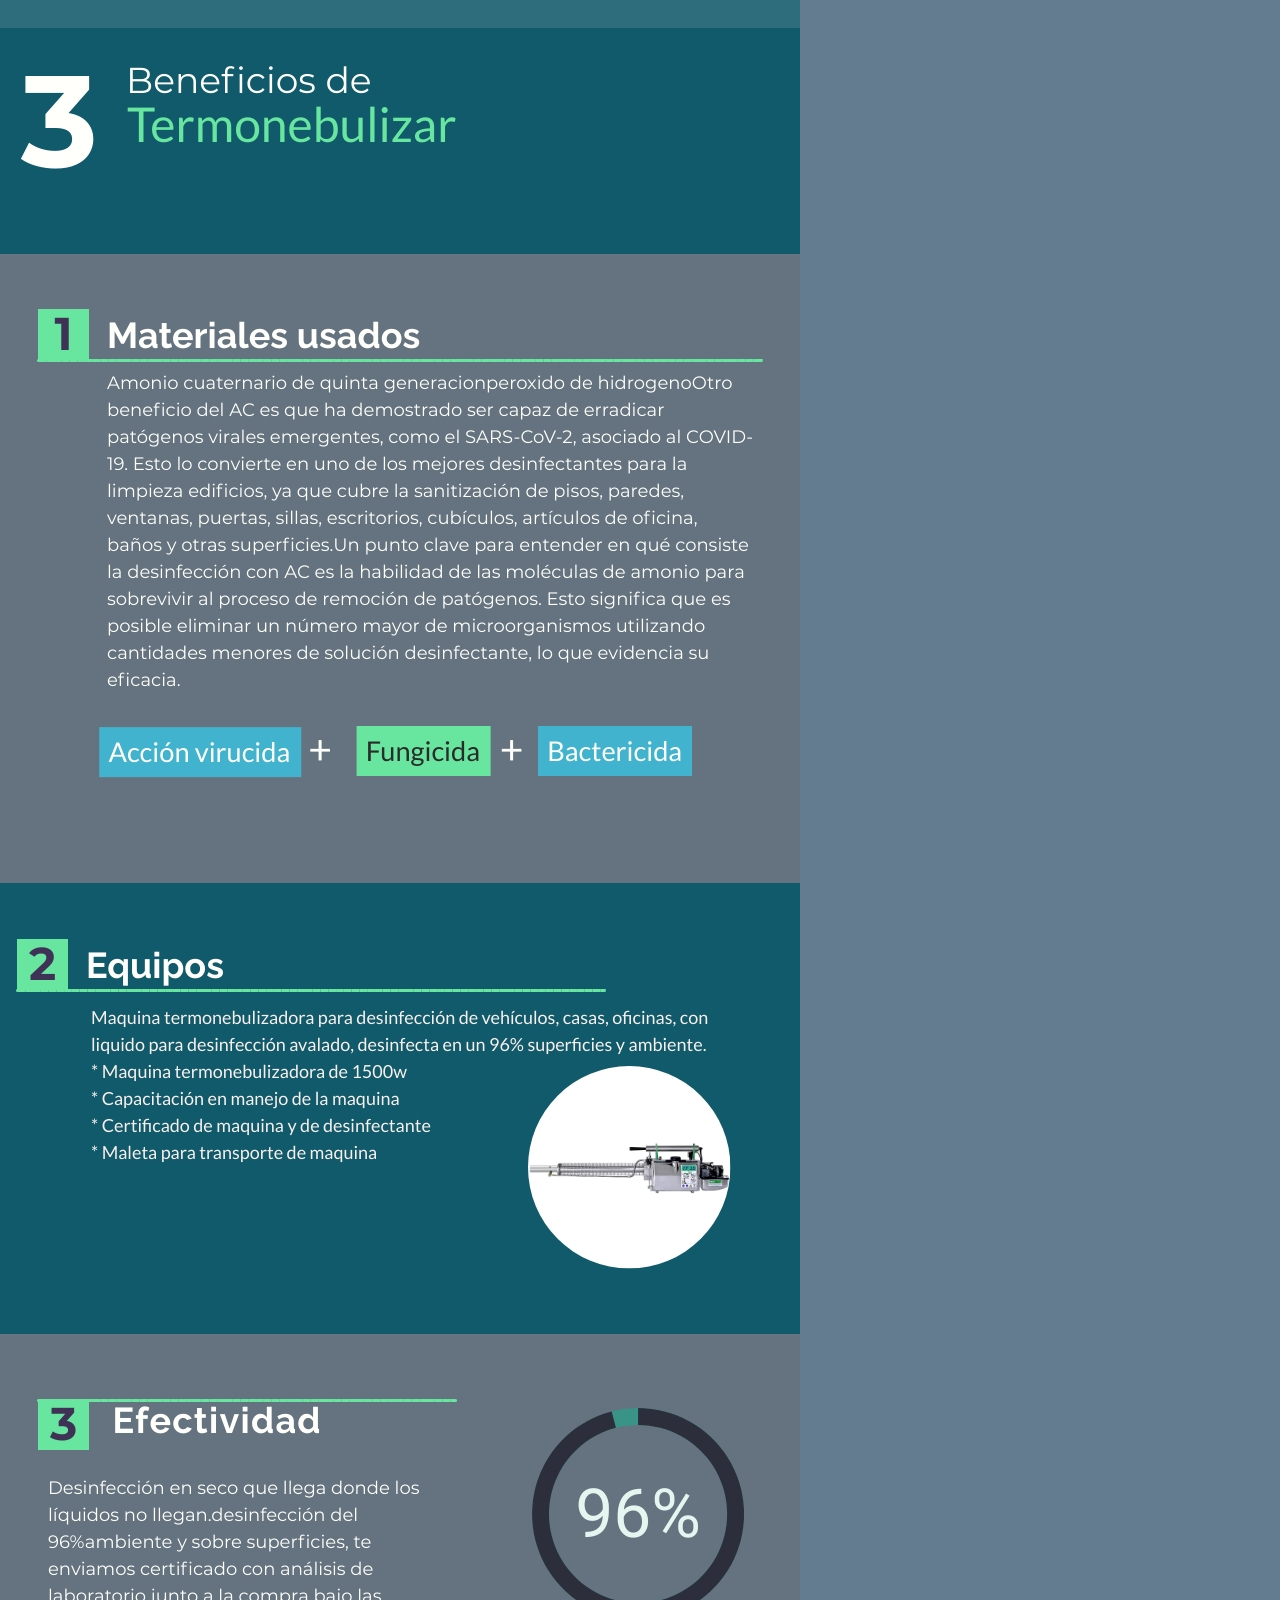
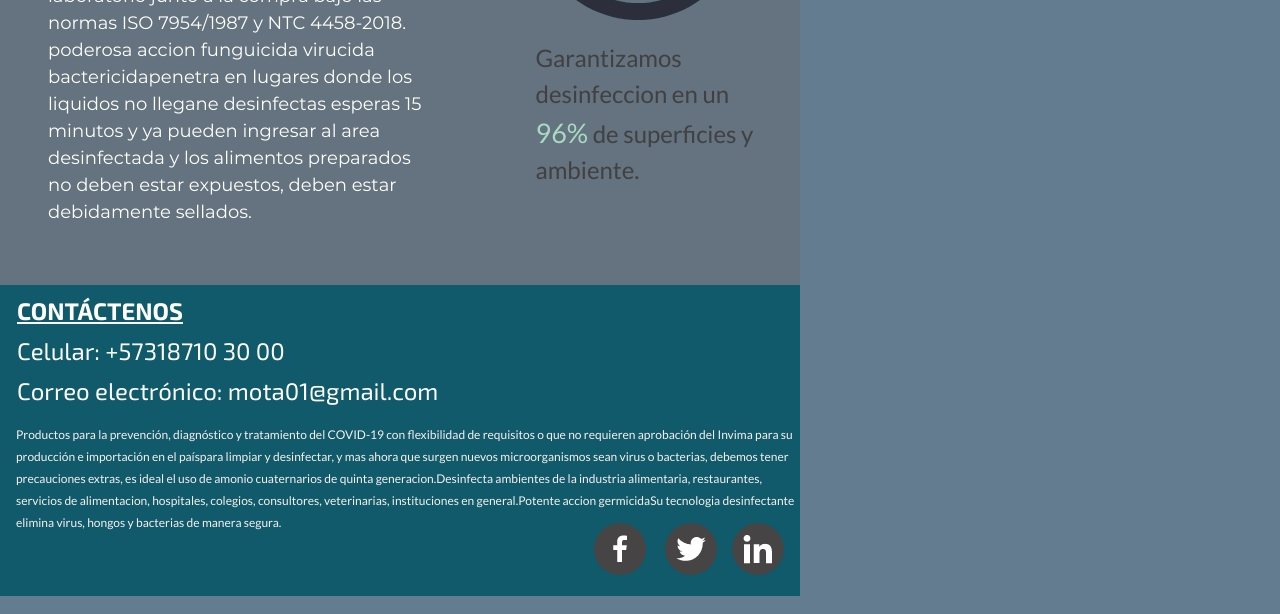
<file: index.html>
<!DOCTYPE html>
<html lang="en" >
<head>
  <meta charset="UTF-8">
  <title>Termobilizacion
  </title>
  <link rel="stylesheet" href="./style.css">
  <link rel="icon" href="C:\Users\ServiCompuRJMM\Desktop\page\favicon.ico" type="image/x-icon">

</head>
<body style="background-color: #647C90;">

  <div style="margin-left:0cm">
    <img style="position:  static; margin-top: 0cm;" src="image.jpg">
   </div>
<!-- partial:index.partial.html -->

<!-- partial -->
  
</body>
</html>
</file>
<file: style.css>
@import url("https://fonts.googleapis.com/css?family=Mukta:700");
@import url('https://fonts.googleapis.com/css2?family=Montserrat:ital,wght@1,200&display=swap');


* {
  box-sizing: border-box;
}
*::before, *::after {
  box-sizing: border-box;
}

body {
  font-family: 'Mukta', sans-serif;
  font-size: 1rem;
  line-height: 1.5;
  display: -webkit-box;
  display: flex;
  -webkit-box-align: center;
          align-items: center;
  -webkit-box-pack: center;
          justify-content: center;
  margin: 0;
  min-height: 100vh;
  
}

button {
  position: sticky;
  display: inline-block;
  cursor: pointer;
  outline: none;
  border: 0;
  vertical-align: middle;
  text-decoration: none;
  background: transparent;
  padding: 0;
  font-size: inherit;
  font-family: inherit;
  margin-bottom: 5cm;
}
button.learn-more {
  margin-top: 2cm;
  width: 15rem;
  height: auto;

}
button.learn-more .circle {
  -webkit-transition: all 0.45s cubic-bezier(0.65, 0, 0.076, 1);
  transition: all 0.45s cubic-bezier(0.65, 0, 0.076, 1);
  position: relative;
  display: block;
  margin: 0;
  width: 3rem;
  height: 3rem;
  background: #2a2e68;
  border-radius: 1.625rem;
}
button.learn-more .circle .icon {
  -webkit-transition: all 0.45s cubic-bezier(0.65, 0, 0.076, 1);
  transition: all 0.45s cubic-bezier(0.65, 0, 0.076, 1);
  position: absolute;
  top: 0;
  bottom: 0;
  margin: auto;
  background: #fff;
}
button.learn-more .circle .icon.arrow {
  -webkit-transition: all 0.45s cubic-bezier(0.65, 0, 0.076, 1);
  transition: all 0.45s cubic-bezier(0.65, 0, 0.076, 1);
  left: 0.625rem;
  width: 1.125rem;
  height: 0.125rem;
  background: none;
}
button.learn-more .circle .icon.arrow::before {
  position: absolute;
  content: '';
  top: -0.25rem;
  right: 0.0625rem;
  width: 0.625rem;
  height: 0.625rem;
  border-top: 0.125rem solid #fff;
  border-right: 0.125rem solid #fff;
  -webkit-transform: rotate(45deg);
          transform: rotate(45deg);
}
button.learn-more .button-text {
  -webkit-transition: all 0.45s cubic-bezier(0.65, 0, 0.076, 1);
  transition: all 0.45s cubic-bezier(0.65, 0, 0.076, 1);
  position: absolute;
  top: 0;
  left: 0;
  right: 0;
  bottom: 0;
  padding: 0.75rem 0;
  margin: 0 0 0 1.85rem;
  color: #282936;
  font-weight: 700;
  line-height: 1.6;
  text-align: center;
  text-transform: uppercase;
}
button:hover .circle {
  width: 100%;
}
button:hover .circle .icon.arrow {
  background: #fff;
  -webkit-transform: translate(1rem, 0);
          transform: translate(1rem, 0);
}
button:hover .button-text {
  color: #fff;
}

@supports (display: grid) {
  body {
    display: grid;
    grid-template-columns: repeat(4, 1fr);
    grid-gap: 0.625rem;
    grid-template-areas: ". main main ." ". main main .";
  }

  #container {
    grid-area: main;
    align-self: center;
    justify-self: center;
  }
}

h3{
    font-family: 'Montserrat', sans-serif;
    font-size: xx-large;
}
</file>
